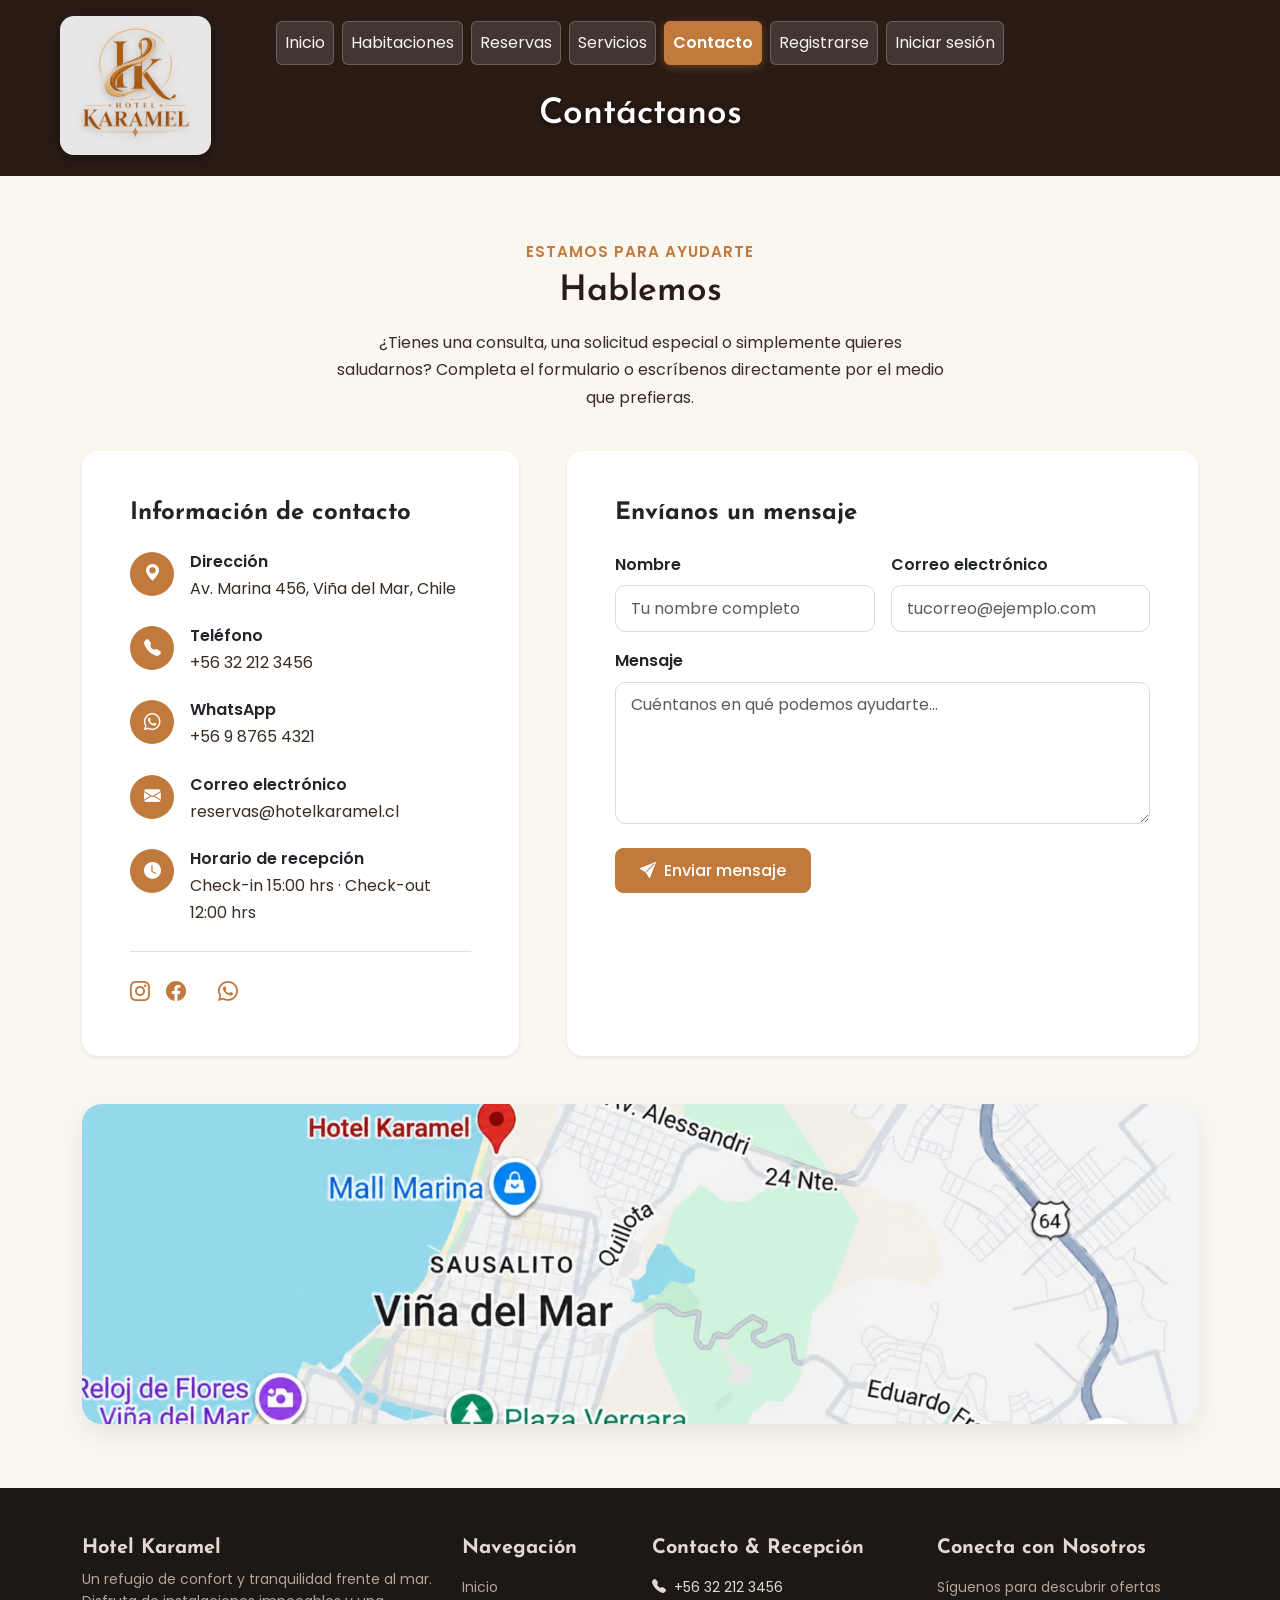
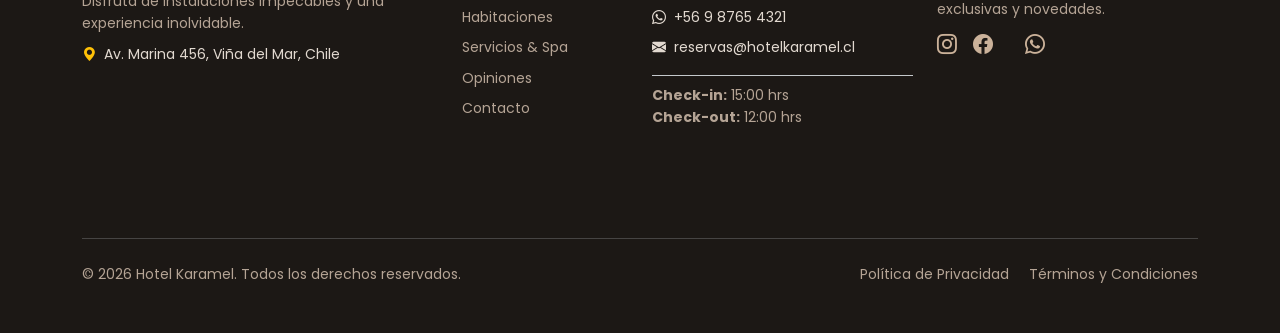
<file: contacto.html>
<!DOCTYPE html>
<html lang="es">
<head>
    <meta charset="UTF-8">
    <meta name="viewport" content="width=device-width, initial-scale=1.0">
    <title>Contacto — Hotel Karamel</title>

    <link href="https://cdn.jsdelivr.net/npm/bootstrap@5.3.3/dist/css/bootstrap.min.css" rel="stylesheet">
    <link rel="stylesheet" href="https://cdn.jsdelivr.net/npm/bootstrap-icons@1.11.3/font/bootstrap-icons.min.css">
    <link rel="preconnect" href="https://fonts.googleapis.com">
    <link href="https://fonts.googleapis.com/css2?family=Playfair+Display:wght@600;700&family=Poppins:wght@300;400;600&display=swap" rel="stylesheet">
    <link rel="stylesheet" href="css/styles.css">
</head>
<body>
<!-- Navbar café tradicional con el logo incluido -->
<!-- Cabecera unificada -->
    <header class="hero-secundario">
        <nav class="navbar navbar-expand-lg navbar-dark navbar-karamel">
            <div class="container">
                <a class="navbar-brand" href="index.html">
                    <img src="img/logo.png" alt="Hotel Karamel" class="logo-img">
                </a>
                <button class="navbar-toggler ms-auto" type="button" data-bs-toggle="collapse" data-bs-target="#navMenu">
                    <span class="navbar-toggler-icon"></span>
                </button>
                <div class="collapse navbar-collapse" id="navMenu">
                    <ul class="navbar-nav mx-auto">
                        <li class="nav-item"><a class="nav-link" href="index.html">Inicio</a></li>
                        <li class="nav-item"><a class="nav-link" href="habitaciones.html">Habitaciones</a></li>
                        <li class="nav-item"><a class="nav-link" href="reservas.html">Reservas</a></li>
                        <li class="nav-item"><a class="nav-link" href="servicios.html">Servicios</a></li>
                        <li class="nav-item"><a class="nav-link active" href="contacto.html">Contacto</a></li>
                    </ul>
                </div>
            </div>
        </nav>

        <div class="container text-center py-2">
            <h1 class="titulo-pagina">Contáctanos</h1>
        </div>
    </header>

  <main class="container">

    <!-- ===== Introducción ===== -->
    <section class="text-center pb-0">
        <span class="subtitulo-etiqueta">Estamos para ayudarte</span>
        <h2 class="titulo-seccion">Hablemos</h2>
        <p class="texto-cuerpo mx-auto mt-3" style="max-width: 620px;">
            ¿Tienes una consulta, una solicitud especial o simplemente quieres saludarnos?
            Completa el formulario o escríbenos directamente por el medio que prefieras.
        </p>
    </section>

    <!-- ===== R.7 Formulario de contacto / R.8 Validación ===== -->
    <section class="pt-4">
        <div class="row g-4 g-lg-5">

            <!-- Columna: información de contacto -->
            <div class="col-lg-5">
                <div class="card card-reserva border-0 shadow-sm p-4 p-lg-5 h-100">
                    <h4 class="fw-bold mb-4">Información de contacto</h4>

                    <div class="d-flex align-items-start gap-3 mb-4">
                        <span class="icono-contacto-circulo"><i class="bi bi-geo-alt-fill"></i></span>
                        <div>
                            <h6 class="fw-semibold mb-1">Dirección</h6>
                            <p class="texto-cuerpo small mb-0">Av. Marina 456, Viña del Mar, Chile</p>
                        </div>
                    </div>

                    <div class="d-flex align-items-start gap-3 mb-4">
                        <span class="icono-contacto-circulo"><i class="bi bi-telephone-fill"></i></span>
                        <div>
                            <h6 class="fw-semibold mb-1">Teléfono</h6>
                            <p class="texto-cuerpo small mb-0">+56 32 212 3456</p>
                        </div>
                    </div>

                    <div class="d-flex align-items-start gap-3 mb-4">
                        <span class="icono-contacto-circulo"><i class="bi bi-whatsapp"></i></span>
                        <div>
                            <h6 class="fw-semibold mb-1">WhatsApp</h6>
                            <p class="texto-cuerpo small mb-0">+56 9 8765 4321</p>
                        </div>
                    </div>

                    <div class="d-flex align-items-start gap-3 mb-4">
                        <span class="icono-contacto-circulo"><i class="bi bi-envelope-fill"></i></span>
                        <div>
                            <h6 class="fw-semibold mb-1">Correo electrónico</h6>
                            <p class="texto-cuerpo small mb-0">reservas@hotelkaramel.cl</p>
                        </div>
                    </div>

                    <div class="d-flex align-items-start gap-3">
                        <span class="icono-contacto-circulo"><i class="bi bi-clock-fill"></i></span>
                        <div>
                            <h6 class="fw-semibold mb-1">Horario de recepción</h6>
                            <p class="texto-cuerpo small mb-0">Check-in 15:00 hrs · Check-out 12:00 hrs</p>
                        </div>
                    </div>

                    <div class="d-flex gap-3 fs-5 mt-4 pt-4 border-top">
                        <a href="https://www.instagram.com/hotelkaramel" class="contacto-red-social" aria-label="Instagram" target="_blank" rel="noopener noreferrer"><i class="bi bi-instagram"></i></a>
                        <a href="https://www.facebook.com/hotelkaramel" class="contacto-red-social" aria-label="Facebook" target="_blank" rel="noopener noreferrer"><i class="bi bi-facebook"></i></a>
                        <a href="#" class="contacto-red-social" aria-label="TripAdvisor"><i class="bi bi-tripadvisor"></i></a>
                        <a href="https://wa.me/56987654321" class="contacto-red-social" aria-label="WhatsApp" target="_blank" rel="noopener noreferrer"><i class="bi bi-whatsapp"></i></a>
                    </div>
                </div>
            </div>

            <!-- Columna: formulario -->
            <div class="col-lg-7">
                <div class="card card-reserva border-0 shadow-sm p-4 p-lg-5 h-100">
                    <h4 class="fw-bold mb-4">Envíanos un mensaje</h4>

                    <form id="form-contacto" novalidate>
                        <div class="row g-3">
                            <div class="col-md-6">
                                <label for="nombre-contacto" class="form-label fw-semibold">Nombre</label>
                                <input type="text" class="form-control form-control-karamel" id="nombre-contacto" placeholder="Tu nombre completo" required>
                            </div>

                            <div class="col-md-6">
                                <label for="correo-contacto" class="form-label fw-semibold">Correo electrónico</label>
                                <input type="email" class="form-control form-control-karamel" id="correo-contacto" placeholder="tucorreo@ejemplo.com" required>
                            </div>

                            <div class="col-12">
                                <label for="mensaje-contacto" class="form-label fw-semibold">Mensaje</label>
                                <textarea class="form-control form-control-karamel" id="mensaje-contacto" rows="5" placeholder="Cuéntanos en qué podemos ayudarte..." required></textarea>
                            </div>
                        </div>

                        <div id="mensaje-error-contacto" class="mensaje-error d-none-karamel"></div>
                        <div id="mensaje-exito-contacto" class="mensaje-exito d-none-karamel">
                            <i class="bi bi-check-circle-fill me-1"></i>¡Gracias por tu mensaje! Te responderemos pronto.
                        </div>

                        <button type="submit" class="btn btn-karamel mt-4 px-4">
                            <i class="bi bi-send-fill me-2"></i>Enviar mensaje
                        </button>
                    </form>
                </div>
            </div>
        </div>

        <!-- Mapa de ubicación -->
        <div class="mt-5">
            <img src="img/mapa.jpeg" alt="Ubicación del Hotel Karamel" class="contacto-mapa-img w-100">
        </div>
    </section>

</main>

    <div id="site-footer"></div>

    <script src="https://cdn.jsdelivr.net/npm/bootstrap@5.3.3/dist/js/bootstrap.bundle.min.js"></script>
    <script src="js/auth.js"></script>
    <script src="js/main.js"></script>
    <script src="js/contacto.js"></script>
    <script src="js/footer.js" defer></script>
</body>
</html>
</file>
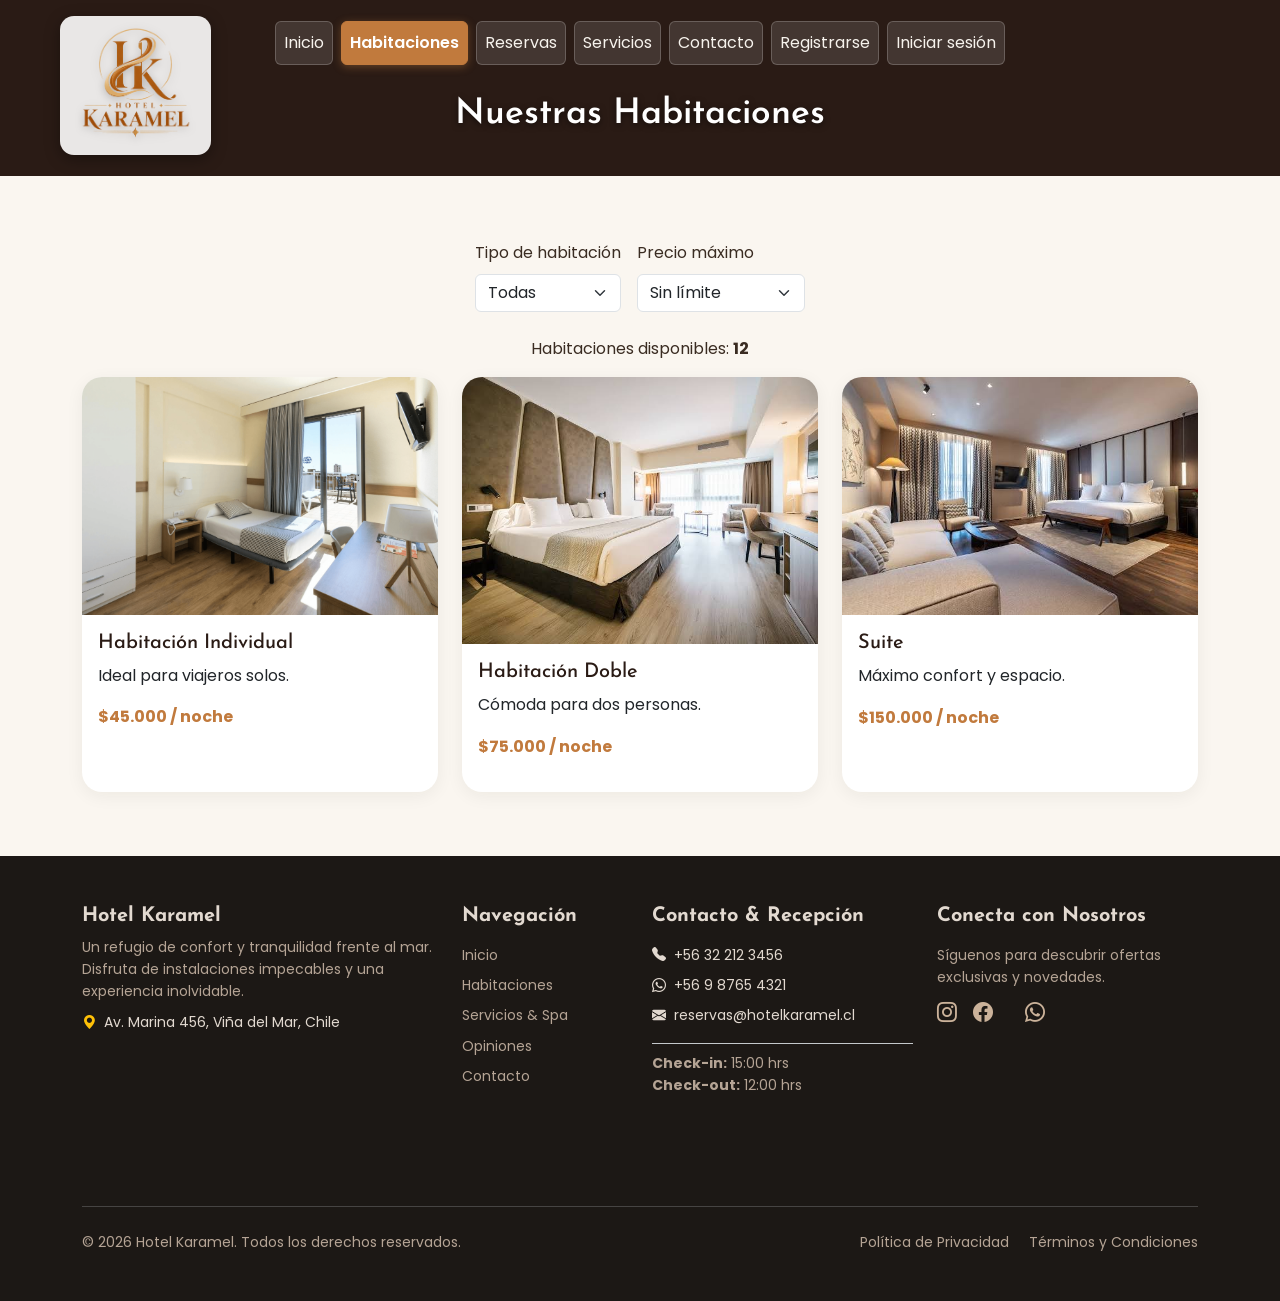
<file: habitaciones.html>
<!DOCTYPE html>
<html lang="es">
<head>
    <meta charset="UTF-8">
    <meta name="viewport" content="width=device-width, initial-scale=1.0">
    <title>Habitaciones — Hotel Karamel</title>

    <link href="https://cdn.jsdelivr.net/npm/bootstrap@5.3.3/dist/css/bootstrap.min.css" rel="stylesheet">
    <link rel="stylesheet" href="https://cdn.jsdelivr.net/npm/bootstrap-icons@1.11.3/font/bootstrap-icons.min.css">
    <link rel="preconnect" href="https://fonts.googleapis.com">
    <link href="https://fonts.googleapis.com/css2?family=Playfair+Display:wght@600;700&family=Poppins:wght@300;400;600&display=swap" rel="stylesheet">
    <link rel="stylesheet" href="css/styles.css">
</head>
<body>

<!-- Cabecera unificada -->
    <header class="hero-secundario">
        <nav class="navbar navbar-expand-lg navbar-dark navbar-karamel">
            <div class="container">
                <a class="navbar-brand" href="index.html">
                    <img src="img/logo.png" alt="Hotel Karamel" class="logo-img">
                </a>
                <button class="navbar-toggler ms-auto" type="button" data-bs-toggle="collapse" data-bs-target="#navMenu">
                    <span class="navbar-toggler-icon"></span>
                </button>
                <div class="collapse navbar-collapse" id="navMenu">
                    <ul class="navbar-nav mx-auto">
                        <li class="nav-item"><a class="nav-link" href="index.html">Inicio</a></li>
                        <li class="nav-item"><a class="nav-link active" href="habitaciones.html">Habitaciones</a></li>
                        <li class="nav-item"><a class="nav-link" href="reservas.html">Reservas</a></li>
                        <li class="nav-item"><a class="nav-link" href="servicios.html">Servicios</a></li>
                        <li class="nav-item"><a class="nav-link" href="contacto.html">Contacto</a></li>
                    </ul>
                </div>
            </div>
        </nav>

        <div class="container text-center py-2">
            <h1 class="titulo-pagina">Nuestras Habitaciones</h1>
        </div>
    </header>

    <main class="container">

        <!-- ===== R.13 Filtro de habitaciones ===== -->
        <section class="pb-0">
            <div class="row justify-content-center g-3 mb-4">
                <div class="col-auto">
                    <label for="filtro-tipo" class="form-label">Tipo de habitación</label>
                    <select id="filtro-tipo" class="form-select">
                        <option value="todas">Todas</option>
                        <option value="individual">Individual</option>
                        <option value="doble">Doble</option>
                        <option value="suite">Suite</option>
                    </select>
                </div>
                <div class="col-auto">
                    <label for="filtro-precio" class="form-label">Precio máximo</label>
                    <select id="filtro-precio" class="form-select">
                        <option value="0">Sin límite</option>
                        <option value="50000">Hasta $50.000</option>
                        <option value="80000">Hasta $80.000</option>
                        <option value="150000">Hasta $150.000</option>
                    </select>
                </div>
            </div>

            <!-- ===== R.9 Contador de habitaciones disponibles ===== -->
            <p class="text-center">
                Habitaciones disponibles: <strong id="contador-disponibles">0</strong>
            </p>
        </section>

        <!-- ===== R.2 Galería de habitaciones ===== -->
        <section class="pt-0">
            <div class="row g-4" id="lista-habitaciones">
                <!-- Este contenedor se llena 100% dinámicamente desde js/habitaciones.js
                     (array `habitaciones`, función renderizarHabitaciones). No agregar cards
                     a mano acá: se borrarían apenas cargue la página. -->
            </div>
        </section>

    </main>

    <div id="site-footer"></div>

    <script src="https://cdn.jsdelivr.net/npm/bootstrap@5.3.3/dist/js/bootstrap.bundle.min.js"></script>
    <script src="js/auth.js"></script>
    <script src="js/main.js"></script>
    <script src="js/habitaciones-data.js"></script>
    <script src="js/habitaciones.js"></script>
    <script src="js/footer.js" defer></script>
</body>
</html>
</file>
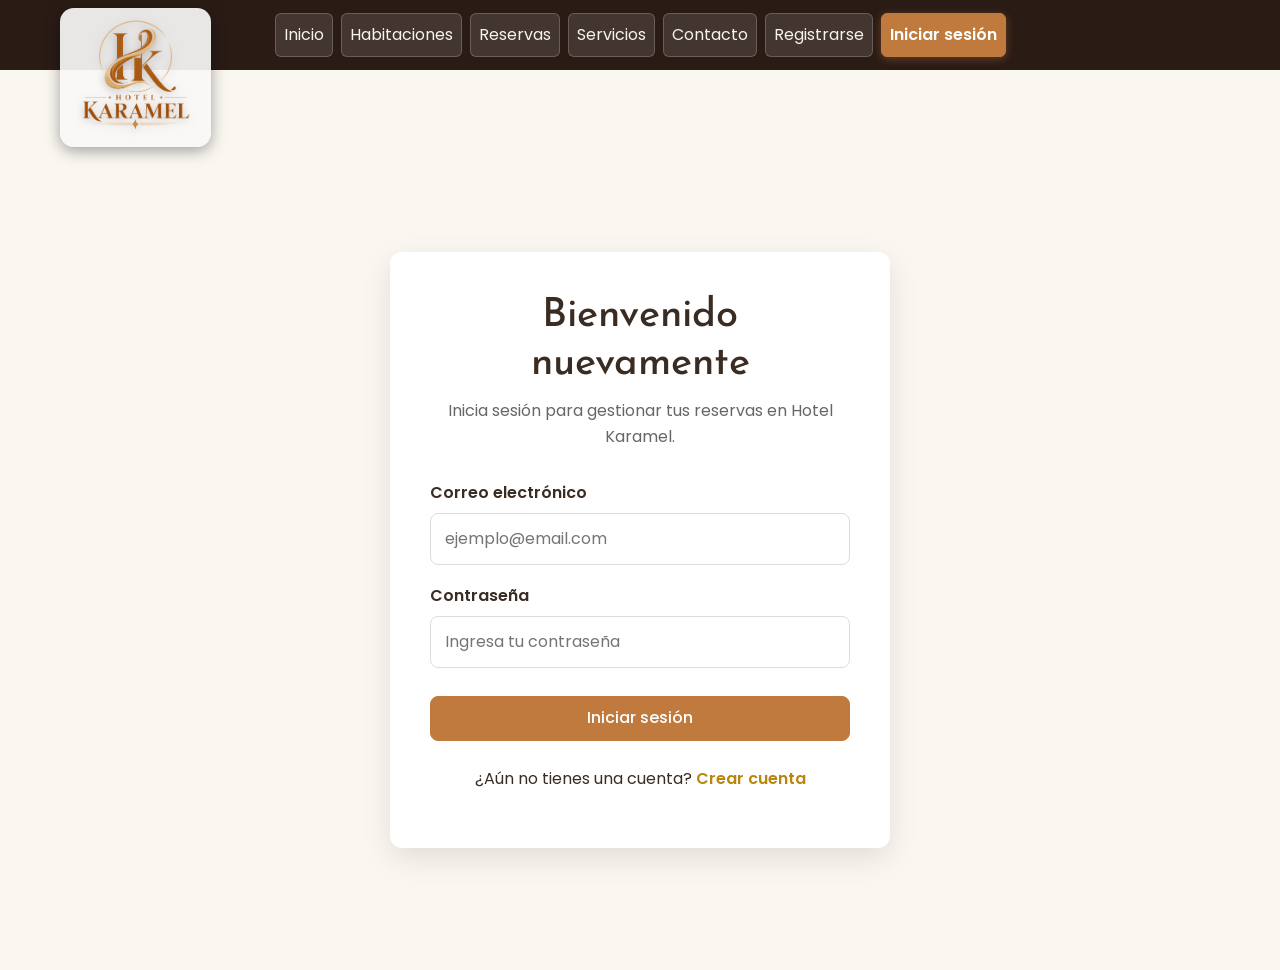
<file: login.html>
<!DOCTYPE html>
<html lang="es">

<head>
    <meta charset="UTF-8">

    <meta
        name="viewport"
        content="width=device-width, initial-scale=1.0"
    >

    <title>Iniciar sesión | Hotel Karamel</title>

    <!-- Bootstrap CSS -->
    <link
        href="https://cdn.jsdelivr.net/npm/bootstrap@5.3.3/dist/css/bootstrap.min.css"
        rel="stylesheet"
    >

    <!-- Bootstrap Icons -->
    <link
        href="https://cdn.jsdelivr.net/npm/bootstrap-icons@1.11.3/font/bootstrap-icons.min.css"
        rel="stylesheet"
    >

    <!-- Google Fonts -->
    <link
        href="https://fonts.googleapis.com/css2?family=Playfair+Display:wght@600;700&family=Poppins:wght@300;400;600&display=swap"
        rel="stylesheet"
    >

    <!-- CSS principal -->
    <link
        rel="stylesheet"
        href="css/styles.css"
    >

</head>


<body>


    <!-- ============================================
         NAVBAR
         ============================================ -->

    <nav class="navbar navbar-expand-lg navbar-dark navbar-karamel">

        <div class="container">


            <!-- LOGO -->

            <a
                class="navbar-brand"
                href="index.html"
            >

                <img
                    src="img/logo.png"
                    alt="Hotel Karamel"
                    class="logo-img"
                >

            </a>



            <!-- BOTÓN RESPONSIVE -->

            <button
                class="navbar-toggler ms-auto"
                type="button"
                data-bs-toggle="collapse"
                data-bs-target="#navMenu"
            >

                <span class="navbar-toggler-icon"></span>

            </button>



            <!-- MENÚ -->

            <div
                class="collapse navbar-collapse"
                id="navMenu"
            >

                <ul class="navbar-nav mx-auto">

                    <li class="nav-item">
                        <a
                            class="nav-link"
                            href="index.html"
                        >
                            Inicio
                        </a>
                    </li>


                    <li class="nav-item">
                        <a
                            class="nav-link"
                            href="habitaciones.html"
                        >
                            Habitaciones
                        </a>
                    </li>


                    <li class="nav-item">
                        <a
                            class="nav-link"
                            href="reservas.html"
                        >
                            Reservas
                        </a>
                    </li>


                    <li class="nav-item">
                        <a
                            class="nav-link"
                            href="servicios.html"
                        >
                            Servicios
                        </a>
                    </li>


                    <li class="nav-item">
                        <a
                            class="nav-link"
                            href="contacto.html"
                        >
                            Contacto
                        </a>
                    </li>

                </ul>


            </div>


        </div>

    </nav>



    <!-- ============================================
         LOGIN
         ============================================ -->

    <main class="auth-page">


        <section class="auth-container">


            <!-- ENCABEZADO -->

            <div class="auth-header">

                <h1>Bienvenido nuevamente</h1>

                <p>
                    Inicia sesión para gestionar tus reservas
                    en Hotel Karamel.
                </p>

            </div>



            <!-- FORMULARIO -->

            <form
                id="formLogin"
                class="auth-form"
            >


                <!-- EMAIL -->

                <div class="form-group">

                    <label for="email">

                        Correo electrónico

                    </label>


                    <input
                        type="email"
                        id="email"
                        name="email"
                        placeholder="ejemplo@email.com"
                        required
                    >

                </div>



                <!-- CONTRASEÑA -->

                <div class="form-group">

                    <label for="password">

                        Contraseña

                    </label>


                    <input
                        type="password"
                        id="password"
                        name="password"
                        placeholder="Ingresa tu contraseña"
                        required
                    >

                </div>



                <!-- MENSAJE -->

                <div
                    id="mensajeLogin"
                    class="auth-message"
                ></div>



                <!-- BOTÓN -->

                <button
                    type="submit"
                    class="btn btn-karamel auth-btn"
                >

                    Iniciar sesión

                </button>


            </form>



            <!-- REGISTRO -->

            <div class="auth-footer">

                <p>

                    ¿Aún no tienes una cuenta?

                    <a href="registro.html">

                        Crear cuenta

                    </a>

                </p>

            </div>


        </section>


    </main>



    <!-- ============================================
         SCRIPTS
         ============================================ -->

    <!-- Bootstrap -->
    <script
        src="https://cdn.jsdelivr.net/npm/bootstrap@5.3.3/dist/js/bootstrap.bundle.min.js"
    ></script>


    <!-- Sistema de autenticación -->
    <script src="js/auth.js"></script>


    <!-- Login -->
    <script src="js/main.js"></script>
    <script src="js/login.js"></script>


</body>

</html>
</file>
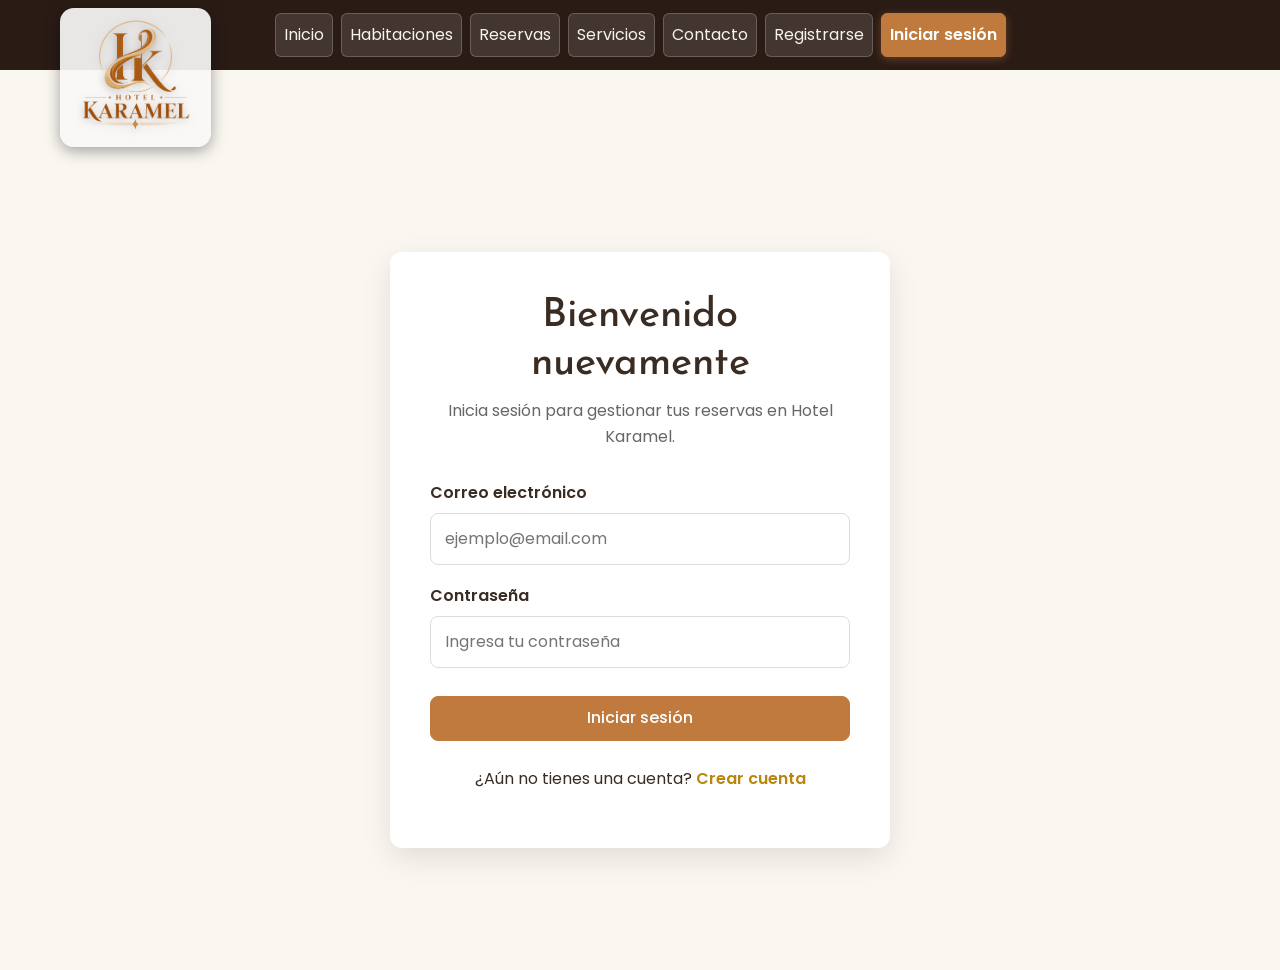
<file: perfil.html>
<!DOCTYPE html>
<html lang="es">

<head>

    <meta charset="UTF-8">

    <meta
        name="viewport"
        content="width=device-width, initial-scale=1.0"
    >

    <title>Mi perfil | Hotel Karamel</title>


    <!-- Bootstrap CSS -->

    <link
        href="https://cdn.jsdelivr.net/npm/bootstrap@5.3.3/dist/css/bootstrap.min.css"
        rel="stylesheet"
    >


    <!-- Bootstrap Icons -->

    <link
        href="https://cdn.jsdelivr.net/npm/bootstrap-icons@1.11.3/font/bootstrap-icons.min.css"
        rel="stylesheet"
    >


    <!-- Google Fonts -->

    <link
        href="https://fonts.googleapis.com/css2?family=Playfair+Display:wght@600;700&family=Poppins:wght@300;400;600&display=swap"
        rel="stylesheet"
    >


    <!-- CSS del proyecto -->

    <link
        rel="stylesheet"
        href="css/styles.css"
    >

</head>


<body>


    <!-- ============================================
         NAVBAR
         ============================================ -->

    <nav class="navbar navbar-expand-lg navbar-dark navbar-karamel">

        <div class="container">


            <!-- LOGO -->

            <a
                class="navbar-brand"
                href="index.html"
            >

                <img
                    src="img/logo.png"
                    alt="Hotel Karamel"
                    class="logo-img"
                >

            </a>



            <!-- BOTÓN RESPONSIVE -->

            <button
                class="navbar-toggler ms-auto"
                type="button"
                data-bs-toggle="collapse"
                data-bs-target="#navMenu"
            >

                <span class="navbar-toggler-icon"></span>

            </button>



            <!-- MENÚ -->

            <div
                class="collapse navbar-collapse"
                id="navMenu"
            >

                <ul class="navbar-nav mx-auto">


                    <li class="nav-item">

                        <a
                            class="nav-link"
                            href="index.html"
                        >
                            Inicio
                        </a>

                    </li>


                    <li class="nav-item">

                        <a
                            class="nav-link"
                            href="habitaciones.html"
                        >
                            Habitaciones
                        </a>

                    </li>


                    <li class="nav-item">

                        <a
                            class="nav-link"
                            href="reservas.html"
                        >
                            Reservas
                        </a>

                    </li>


                    <li class="nav-item">

                        <a
                            class="nav-link"
                            href="servicios.html"
                        >
                            Servicios
                        </a>

                    </li>


                    <li class="nav-item">

                        <a
                            class="nav-link"
                            href="contacto.html"
                        >
                            Contacto
                        </a>

                    </li>


                </ul>

            </div>


        </div>

    </nav>



    <!-- ============================================
         PERFIL
         ============================================ -->

    <main class="perfil-page">


        <div class="container py-5">


            <!-- TÍTULO -->

            <div class="perfil-header text-center">

                <i class="bi bi-person-circle perfil-icon"></i>

                <h1>Mi perfil</h1>

                <p>
                    Gestiona tu información y revisa
                    tus reservas.
                </p>

            </div>



            <div class="row justify-content-center g-4">


                <!-- ========================================
                     INFORMACIÓN DEL USUARIO
                     ======================================== -->

                <div class="col-12 col-lg-5">


                    <section class="perfil-card">


                        <h2 class="titulo-seccion">

                            <i class="bi bi-person"></i>

                            Información personal

                        </h2>


                        <div class="perfil-info">


                            <!-- NOMBRE -->

                            <div class="perfil-info-item">

                                <span class="perfil-info-label">

                                    Nombre

                                </span>


                                <strong
                                    id="perfilNombre"
                                >

                                    Cargando...

                                </strong>

                            </div>



                            <!-- EMAIL -->

                            <div class="perfil-info-item">

                                <span class="perfil-info-label">

                                    Correo electrónico

                                </span>


                                <strong
                                    id="perfilEmail"
                                >

                                    Cargando...

                                </strong>

                            </div>


                        </div>


                        <!-- BOTÓN CERRAR SESIÓN -->

                        <button
                            id="btnCerrarSesionPerfil"
                            class="btn btn-outline-danger w-100 mt-4"
                        >

                            <i class="bi bi-box-arrow-right"></i>

                            Cerrar sesión

                        </button>


                    </section>


                </div>



                <!-- ========================================
                     RESERVAS
                     ======================================== -->

                <div class="col-12 col-lg-7">


                    <section class="perfil-card">


                        <div
                            class="
                                d-flex
                                justify-content-between
                                align-items-center
                                mb-4
                            "
                        >

                            <h2 class="titulo-seccion mb-0">

                                <i class="bi bi-calendar-check"></i>

                                Mis reservas

                            </h2>


                            <a
                                href="reservas.html"
                                class="btn btn-karamel"
                            >

                                <i class="bi bi-plus-circle"></i>

                                Nueva reserva

                            </a>


                        </div>



                        <!-- CONTENEDOR DE RESERVAS -->

                        <div
                            id="contenedorReservas"
                        >


                            <!-- ESTE CONTENIDO SE CREA
                                 DESDE perfil.js -->

                        </div>


                    </section>


                </div>


            </div>


        </div>


    </main>



    <!-- ============================================
         SCRIPTS
         ============================================ -->


    <!-- Bootstrap -->

    <script
        src="https://cdn.jsdelivr.net/npm/bootstrap@5.3.3/dist/js/bootstrap.bundle.min.js"
    ></script>


    <!-- Autenticación -->

    <script src="js/auth.js"></script>


    <!-- Perfil -->

    <script src="js/perfil.js"></script>


</body>

</html>
</file>
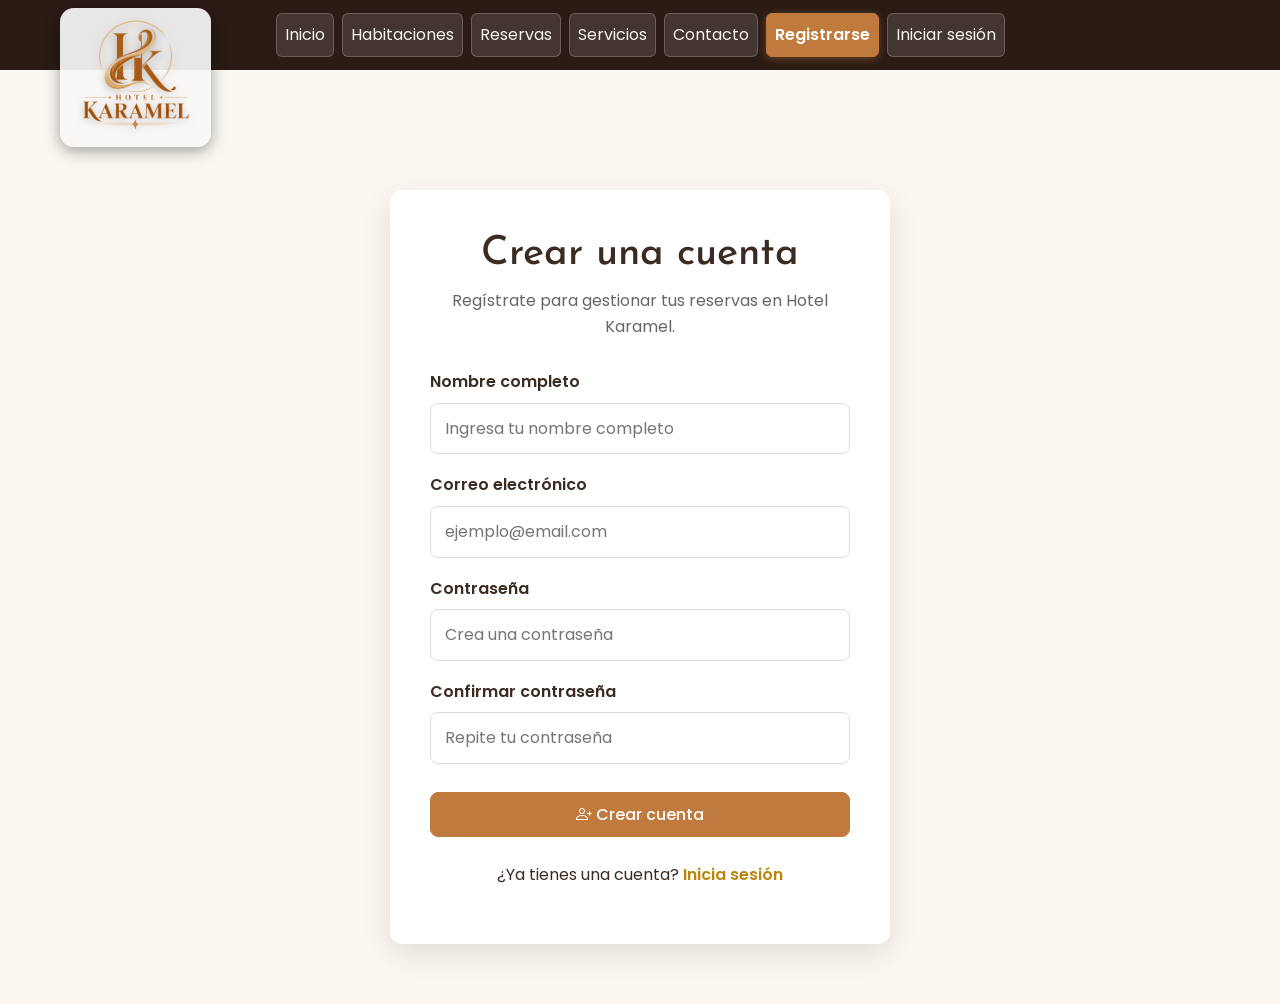
<file: registro.html>
<!DOCTYPE html>
<html lang="es">

<head>
    <meta charset="UTF-8">

    <meta
        name="viewport"
        content="width=device-width, initial-scale=1.0"
    >

    <title>Crear cuenta | Hotel Karamel</title>


    <!-- ============================================
         BOOTSTRAP
         ============================================ -->

    <link
        href="https://cdn.jsdelivr.net/npm/bootstrap@5.3.3/dist/css/bootstrap.min.css"
        rel="stylesheet"
    >

    <link rel="preconnect" href="https://fonts.googleapis.com">
    <link rel="preconnect" href="https://fonts.gstatic.com" crossorigin>
    <link href="https://fonts.googleapis.com/css2?family=Playfair+Display:wght@600;700&family=Poppins:wght@300;400;600&display=swap" rel="stylesheet">


    <!-- ============================================
         BOOTSTRAP ICONS
         ============================================ -->

    <link
        rel="stylesheet"
        href="https://cdn.jsdelivr.net/npm/bootstrap-icons@1.11.3/font/bootstrap-icons.min.css"
    >


    <!-- ============================================
         CSS PRINCIPAL
         ============================================ -->

    <link
        rel="stylesheet"
        href="css/styles.css"
    >

</head>


<body>


    <!-- ============================================
         NAVBAR
         ============================================ -->

    <nav
        class="
            navbar
            navbar-expand-lg
            navbar-dark
            navbar-karamel
        "
    >

        <div class="container">


            <!-- LOGO -->

            <a
                class="navbar-brand"
                href="index.html"
            >

                <img
                    src="img/logo.png"
                    alt="Hotel Karamel"
                    class="logo-img"
                >

            </a>



            <!-- BOTÓN MÓVIL -->

            <button
                class="navbar-toggler ms-auto"
                type="button"
                data-bs-toggle="collapse"
                data-bs-target="#navMenu"
                aria-controls="navMenu"
                aria-expanded="false"
                aria-label="Abrir navegación"
            >

                <span class="navbar-toggler-icon"></span>

            </button>



            <!-- MENÚ -->

            <div
                class="collapse navbar-collapse"
                id="navMenu"
            >

                <ul class="navbar-nav mx-auto">

                    <li class="nav-item">
                        <a
                            class="nav-link"
                            href="index.html"
                        >
                            Inicio
                        </a>
                    </li>


                    <li class="nav-item">
                        <a
                            class="nav-link"
                            href="habitaciones.html"
                        >
                            Habitaciones
                        </a>
                    </li>


                    <li class="nav-item">
                        <a
                            class="nav-link"
                            href="reservas.html"
                        >
                            Reservas
                        </a>
                    </li>


                    <li class="nav-item">
                        <a
                            class="nav-link"
                            href="servicios.html"
                        >
                            Servicios
                        </a>
                    </li>


                    <li class="nav-item">
                        <a
                            class="nav-link"
                            href="contacto.html"
                        >
                            Contacto
                        </a>
                    </li>

                </ul>

            </div>

        </div>

    </nav>



    <!-- ============================================
         CONTENIDO PRINCIPAL
         ============================================ -->

    <main class="auth-page">


        <section class="auth-container">


            <!-- ====================================
                 TÍTULO
                 ==================================== -->

            <div class="auth-header">

                <h1>
                    Crear una cuenta
                </h1>

                <p>
                    Regístrate para gestionar tus reservas
                    en Hotel Karamel.
                </p>

            </div>



            <!-- ====================================
                 FORMULARIO
                 ==================================== -->

            <form
                id="formRegistro"
                class="auth-form"
            >


                <!-- NOMBRE -->

                <div class="form-group">

                    <label for="nombre">
                        Nombre completo
                    </label>

                    <input
                        type="text"
                        id="nombre"
                        name="nombre"
                        placeholder="Ingresa tu nombre completo"
                        autocomplete="name"
                        required
                    >

                </div>



                <!-- EMAIL -->

                <div class="form-group">

                    <label for="email">
                        Correo electrónico
                    </label>

                    <input
                        type="email"
                        id="email"
                        name="email"
                        placeholder="ejemplo@email.com"
                        autocomplete="email"
                        required
                    >

                </div>



                <!-- CONTRASEÑA -->

                <div class="form-group">

                    <label for="password">
                        Contraseña
                    </label>

                    <input
                        type="password"
                        id="password"
                        name="password"
                        placeholder="Crea una contraseña"
                        autocomplete="new-password"
                        required
                    >

                </div>



                <!-- CONFIRMAR CONTRASEÑA -->

                <div class="form-group">

                    <label for="confirmPassword">
                        Confirmar contraseña
                    </label>

                    <input
                        type="password"
                        id="confirmPassword"
                        name="confirmPassword"
                        placeholder="Repite tu contraseña"
                        autocomplete="new-password"
                        required
                    >

                </div>



                <!-- MENSAJE -->

                <div
                    id="mensajeRegistro"
                    class="auth-message"
                ></div>



                <!-- BOTÓN -->

                <button
                    type="submit"
                    class="
                        btn
                        btn-karamel
                        auth-btn
                    "
                >

                    <i class="bi bi-person-plus"></i>

                    Crear cuenta

                </button>


            </form>



            <!-- ====================================
                 LOGIN
                 ==================================== -->

            <div class="auth-footer">

                <p>

                    ¿Ya tienes una cuenta?

                    <a href="login.html">
                        Inicia sesión
                    </a>

                </p>

            </div>


        </section>


    </main>



    <!-- ============================================
         SCRIPTS
         ============================================ -->


    <!-- Bootstrap -->

    <script
        src="https://cdn.jsdelivr.net/npm/bootstrap@5.3.3/dist/js/bootstrap.bundle.min.js"
    ></script>


    <!-- Autenticación -->

    <script src="js/auth.js"></script>


    <!-- Menú principal -->

    <script src="js/main.js"></script>


    <!-- Registro -->

    <script src="js/registro.js"></script>


</body>

</html>
</file>
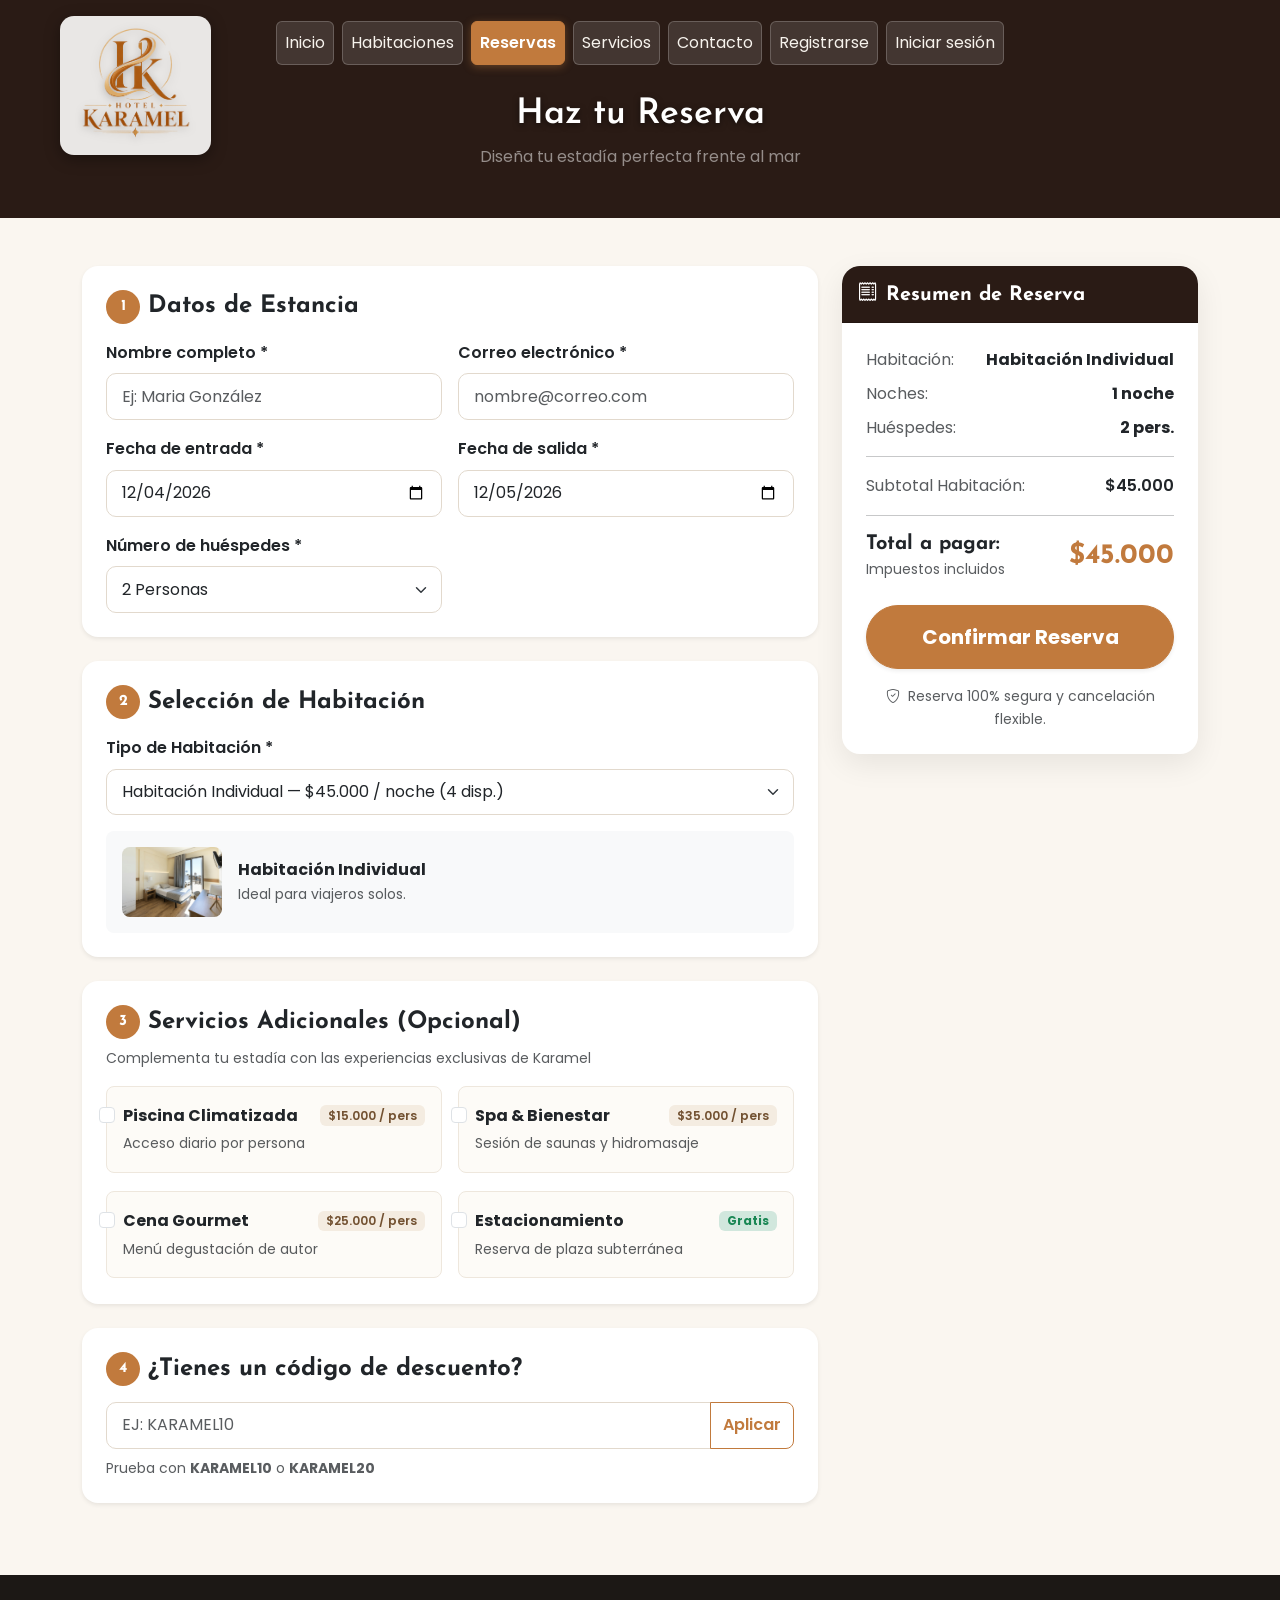
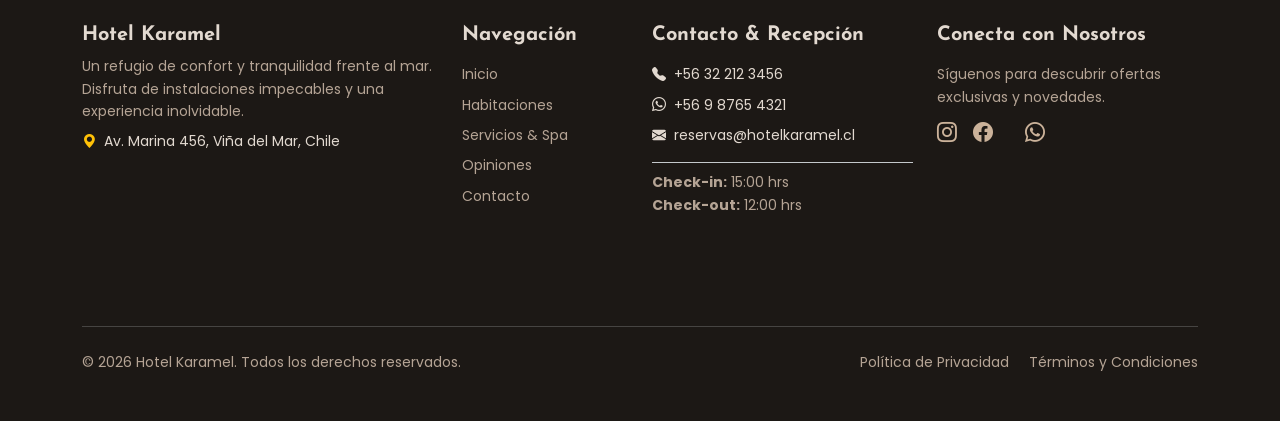
<file: reservas.html>
<!DOCTYPE html>
<html lang="es">
<head>
    <meta charset="UTF-8">
    <meta name="viewport" content="width=device-width, initial-scale=1.0">
    <title>Reservas — Hotel Karamel</title>

    <link href="https://cdn.jsdelivr.net/npm/bootstrap@5.3.3/dist/css/bootstrap.min.css" rel="stylesheet">
    <link rel="stylesheet" href="https://cdn.jsdelivr.net/npm/bootstrap-icons@1.11.3/font/bootstrap-icons.min.css">
    <link rel="preconnect" href="https://fonts.googleapis.com">
    <link href="https://fonts.googleapis.com/css2?family=Playfair+Display:wght@600;700&family=Poppins:wght@300;400;500;600&display=swap" rel="stylesheet">
    <link rel="stylesheet" href="css/styles.css">
</head>
<body>

    <!-- Cabecera unificada -->
    <header class="hero-secundario">
        <nav class="navbar navbar-expand-lg navbar-dark navbar-karamel">
            <div class="container">
                <a class="navbar-brand" href="index.html">
                    <img src="img/logo.png" alt="Hotel Karamel" class="logo-img">
                </a>
                <button class="navbar-toggler ms-auto" type="button" data-bs-toggle="collapse" data-bs-target="#navMenu">
                    <span class="navbar-toggler-icon"></span>
                </button>
                <div class="collapse navbar-collapse" id="navMenu">
                    <ul class="navbar-nav mx-auto">
                        <li class="nav-item"><a class="nav-link" href="index.html">Inicio</a></li>
                        <li class="nav-item"><a class="nav-link" href="habitaciones.html">Habitaciones</a></li>
                        <li class="nav-item"><a class="nav-link active" href="reservas.html">Reservas</a></li>
                        <li class="nav-item"><a class="nav-link" href="servicios.html">Servicios</a></li>
                        <li class="nav-item"><a class="nav-link" href="contacto.html">Contacto</a></li>
                    </ul>
                </div>
            </div>
        </nav>

        <div class="container text-center py-2">
            <h1 class="titulo-pagina">Haz tu Reserva</h1>
            <p class="text-white-50">Diseña tu estadía perfecta frente al mar</p>
        </div>
    </header>

    <main class="container py-5">
        <form id="form-reserva" novalidate>
            <div class="row g-4">

                <!-- COLUMNA IZQUIERDA: Formulario de Selección -->
                <div class="col-lg-7 col-xl-8">

                    <!-- Paso 1: Datos del Huésped y Fechas -->
                    <div class="card card-reserva p-4 mb-4 border-0 shadow-sm">
                        <h4 class="fw-bold mb-3 d-flex align-items-center gap-2">
                            <span class="paso-numero">1</span> Datos de Estancia
                        </h4>
                        <div class="row g-3">
                            <div class="col-md-6">
                                <label for="nombre" class="form-label fw-semibold">Nombre completo *</label>
                                <input type="text" id="nombre" class="form-control form-control-karamel" placeholder="Ej: Maria González" required>
                            </div>
                            <div class="col-md-6">
                                <label for="email" class="form-label fw-semibold">Correo electrónico *</label>
                                <input type="email" id="email" class="form-control form-control-karamel" placeholder="nombre@correo.com" required>
                            </div>
                            <div class="col-md-6">
                                <label for="fecha-entrada" class="form-label fw-semibold">Fecha de entrada *</label>
                                <input type="date" id="fecha-entrada" class="form-control form-control-karamel" required>
                            </div>
                            <div class="col-md-6">
                                <label for="fecha-salida" class="form-label fw-semibold">Fecha de salida *</label>
                                <input type="date" id="fecha-salida" class="form-control form-control-karamel" required>
                            </div>
                            <div class="col-md-6">
                                <label for="num-huespedes" class="form-label fw-semibold">Número de huéspedes *</label>
                                <select id="num-huespedes" class="form-select form-control-karamel" required>
                                    <option value="1">1 Persona</option>
                                    <option value="2" selected>2 Personas</option>
                                    <option value="3">3 Personas</option>
                                    <option value="4">4 Personas</option>
                                </select>
                            </div>
                        </div>
                    </div>

                    <!-- Paso 2: Elección de Habitación -->
                    <div class="card card-reserva p-4 mb-4 border-0 shadow-sm">
                        <h4 class="fw-bold mb-3 d-flex align-items-center gap-2">
                            <span class="paso-numero">2</span> Selección de Habitación
                        </h4>
                        <label for="select-habitacion" class="form-label fw-semibold">Tipo de Habitación *</label>
                        <select id="select-habitacion" class="form-select form-control-karamel mb-3" required>
                            <option value="" disabled selected>Cargando opciones...</option>
                        </select>

                        <!-- Preview dinámico de la habitación seleccionada -->
                        <div id="preview-habitacion" class="p-3 bg-light rounded-3 d-none">
                            <div class="d-flex align-items-center gap-3">
                                <img id="hab-preview-img" src="" alt="Habitación" class="rounded-3 object-fit-cover" style="width: 100px; height: 70px;">
                                <div>
                                    <h6 id="hab-preview-titulo" class="fw-bold mb-1"></h6>
                                    <p id="hab-preview-desc" class="text-muted small mb-0"></p>
                                </div>
                            </div>
                        </div>
                    </div>

                    <!-- Paso 3: Selección de Servicios Adicionales -->
                    <div class="card card-reserva p-4 mb-4 border-0 shadow-sm">
                        <h4 class="fw-bold mb-2 d-flex align-items-center gap-2">
                            <span class="paso-numero">3</span> Servicios Adicionales (Opcional)
                        </h4>
                        <p class="text-muted small mb-3">Complementa tu estadía con las experiencias exclusivas de Karamel</p>

                        <div class="row g-3">
                            <!-- Piscina -->
                            <div class="col-md-6">
                                <div class="form-check card-servicio-option p-3 rounded-3 border">
                                    <input class="form-check-input check-servicio me-2" type="checkbox" id="srv-piscina" value="15000" data-nombre="Piscina Climatizada">
                                    <label class="form-check-label w-100" for="srv-piscina">
                                        <div class="d-flex justify-content-between align-items-center">
                                            <strong>Piscina Climatizada</strong>
                                            <span class="badge bg-karamel-subtle">$15.000 / pers</span>
                                        </div>
                                        <small class="text-muted d-block mt-1">Acceso diario por persona</small>
                                    </label>
                                </div>
                            </div>

                            <!-- Spa -->
                            <div class="col-md-6">
                                <div class="form-check card-servicio-option p-3 rounded-3 border">
                                    <input class="form-check-input check-servicio me-2" type="checkbox" id="srv-spa" value="35000" data-nombre="Spa & Bienestar">
                                    <label class="form-check-label w-100" for="srv-spa">
                                        <div class="d-flex justify-content-between align-items-center">
                                            <strong>Spa & Bienestar</strong>
                                            <span class="badge bg-karamel-subtle">$35.000 / pers</span>
                                        </div>
                                        <small class="text-muted d-block mt-1">Sesión de saunas y hidromasaje</small>
                                    </label>
                                </div>
                            </div>

                            <!-- Restaurante -->
                            <div class="col-md-6">
                                <div class="form-check card-servicio-option p-3 rounded-3 border">
                                    <input class="form-check-input check-servicio me-2" type="checkbox" id="srv-restaurante" value="25000" data-nombre="Menú Restaurante Gourmet">
                                    <label class="form-check-label w-100" for="srv-restaurante">
                                        <div class="d-flex justify-content-between align-items-center">
                                            <strong>Cena Gourmet</strong>
                                            <span class="badge bg-karamel-subtle">$25.000 / pers</span>
                                        </div>
                                        <small class="text-muted d-block mt-1">Menú degustación de autor</small>
                                    </label>
                                </div>
                            </div>

                            <!-- Estacionamiento -->
                            <div class="col-md-6">
                                <div class="form-check card-servicio-option p-3 rounded-3 border">
                                    <input class="form-check-input check-servicio me-2" type="checkbox" id="srv-estacionamiento" value="0" data-nombre="Estacionamiento Privado">
                                    <label class="form-check-label w-100" for="srv-estacionamiento">
                                        <div class="d-flex justify-content-between align-items-center">
                                            <strong>Estacionamiento</strong>
                                            <span class="badge bg-success-subtle text-success">Gratis</span>
                                        </div>
                                        <small class="text-muted d-block mt-1">Reserva de plaza subterránea</small>
                                    </label>
                                </div>
                            </div>
                        </div>
                    </div>

                    <!-- Paso 4: Código Promocional -->
                    <div class="card card-reserva p-4 mb-4 border-0 shadow-sm">
                        <h4 class="fw-bold mb-3 d-flex align-items-center gap-2">
                            <span class="paso-numero">4</span> ¿Tienes un código de descuento?
                        </h4>
                        <div class="input-group">
                            <input type="text" id="codigo-promo" class="form-control form-control-karamel text-uppercase" placeholder="Ej: KARAMEL10">
                            <button type="button" id="btn-aplicar-promo" class="btn btn-outline-karamel fw-semibold">Aplicar</button>
                        </div>
                        <div id="msg-promo" class="form-text mt-2">Prueba con <strong>KARAMEL10</strong> o <strong>KARAMEL20</strong></div>
                    </div>

                </div>

                <!-- COLUMNA DERECHA: Resumen Pegajoso (Live Summary) -->
                <div class="col-lg-5 col-xl-4">
                    <div class="card card-resumen border-0 shadow position-sticky" style="top: 100px;">
                        <div class="card-header bg-karamel text-white py-3 rounded-top-4">
                            <h5 class="mb-0 fw-bold"><i class="bi bi-receipt me-2"></i>Resumen de Reserva</h5>
                        </div>
                        <div class="card-body p-4">
                            
                            <div class="d-flex justify-content-between mb-2">
                                <span class="text-muted">Habitación:</span>
                                <strong id="res-habitacion-nombre" class="text-end">No seleccionada</strong>
                            </div>

                            <div class="d-flex justify-content-between mb-2">
                                <span class="text-muted">Noches:</span>
                                <strong id="res-noches">1 noche</strong>
                            </div>

                            <div class="d-flex justify-content-between mb-2">
                                <span class="text-muted">Huéspedes:</span>
                                <strong id="res-huespedes">2 pers.</strong>
                            </div>

                            <hr class="my-3">

                            <!-- Desglose de precios -->
                            <div class="d-flex justify-content-between mb-2">
                                <span class="text-muted">Subtotal Habitación:</span>
                                <span id="res-subtotal-hab" class="fw-semibold">$0</span>
                            </div>

                            <div id="res-contenedor-servicios" class="mb-2 d-none">
                                <span class="text-muted small d-block mb-1">Servicios adicionales:</span>
                                <div id="res-lista-servicios" class="ps-2 small text-secondary"></div>
                            </div>

                            <div id="res-linea-descuento" class="d-flex justify-content-between mb-2 text-success d-none">
                                <span>Descuento aplicado:</span>
                                <strong id="res-monto-descuento">-$0</strong>
                            </div>

                            <hr class="my-3">

                            <div class="d-flex justify-content-between align-items-center mb-4">
                                <div>
                                    <h5 class="fw-bold mb-0">Total a pagar:</h5>
                                    <small class="text-muted fs-7">Impuestos incluidos</small>
                                </div>
                                <h3 id="res-precio-total" class="fw-bold text-karamel mb-0">$0</h3>
                            </div>

                            <button type="submit" id="btn-confirmar" class="btn btn-karamel w-100 py-3 rounded-pill fw-bold fs-5 shadow-sm">
                                Confirmar Reserva
                            </button>

                            <small class="text-muted text-center d-block mt-3 extra-small">
                                <i class="bi bi-shield-check me-1"></i> Reserva 100% segura y cancelación flexible.
                            </small>
                        </div>
                    </div>
                </div>

            </div>
        </form>
    </main>

    <!-- Modal de Confirmación Exitosa -->
    <div class="modal fade" id="modalConfirmacion" tabindex="-1" aria-hidden="true">
        <div class="modal-dialog modal-dialog-centered">
            <div class="modal-content rounded-4 border-0 shadow">
                <div class="modal-body text-center p-4 p-md-5">
                    <div class="icono-exito mb-3 text-success">
                        <i class="bi bi-check-circle-fill display-1"></i>
                    </div>
                    <h3 class="fw-bold text-karamel mb-2">¡Reserva Confirmada!</h3>
                    <p class="text-muted">Hemos enviado el comprobante de reserva a <strong id="confirm-email"></strong>.</p>
                    <div class="bg-light p-3 rounded-3 text-start small mb-4">
                        <p class="mb-1"><strong>Titular:</strong> <span id="confirm-nombre"></span></p>
                        <p class="mb-1"><strong>Habitación:</strong> <span id="confirm-habitacion"></span></p>
                        <p class="mb-1"><strong>Fechas:</strong> <span id="confirm-fechas"></span></p>
                        <p class="mb-0"><strong>Total Pagado:</strong> <span id="confirm-total" class="fw-bold text-karamel"></span></p>
                    </div>
                    <button type="button" id="btn-volver-inicio" class="btn btn-karamel w-100 rounded-pill py-2" data-bs-dismiss="modal">Volver al Inicio</button>
                </div>
            </div>
        </div>
    </div>

        <div id="site-footer"></div>

    <script src="https://cdn.jsdelivr.net/npm/bootstrap@5.3.3/dist/js/bootstrap.bundle.min.js"></script>
    <script src="js/auth.js"></script>
    <script src="js/main.js"></script>
    <script src="js/habitaciones-data.js"></script>
    <script src="js/reservas.js"></script>
    <script src="js/footer.js" defer></script>
</body>
</html>
</file>
<file: css/styles.css>
@import url('https://fonts.googleapis.com/css2?family=Josefin+Sans:wght@300;400;600;700&family=Poppins:wght@300;400;500;600&family=Tenor+Sans&display=swap');

/* ==========================================================================
   1. VARIABLES GLOBALES Y TIPOGRAFÍA
   ========================================================================== */
:root {
  --karamel-dark: #2a1b15;
  --karamel-dark-deep: #1c1815;
  --karamel-amber: #c17a3d;
  --karamel-amber-light: #e0a868;
  --karamel-cream: #faf6f0;
  --karamel-cream-soft: #f7f4ee;
  --karamel-text: #3a2c22;
  --karamel-muted: #7a6a5c;
  --karamel-green: #2b5e32;

  --font-display: 'Josefin Sans', 'Tenor Sans', Georgia, serif;
  --font-body: 'Poppins', 'Segoe UI', sans-serif;
}

body {
  font-family: var(--font-body);
  color: var(--karamel-text);
  background-color: var(--karamel-cream);
  line-height: 1.6;
}

h1, h2, h3, h4, h5, .navbar-brand {
  font-family: var(--font-display);
}

/* ==========================================================================
   2. NAVBAR Y NAVEGACIÓN
   ========================================================================== */
.navbar-karamel {
  background-color: var(--karamel-dark);
  min-height: 70px;
  position: relative;
  padding-top: 5px;
  padding-bottom: 5px;
  z-index: 100;
}

.navbar-hero,
.navbar-transparent {
  background: linear-gradient(180deg, rgba(42, 27, 21, 0.9) 0%, rgba(42, 27, 21, 0) 100%) !important;
  position: absolute;
  top: 0;
  left: 0;
  width: 100%;
  z-index: 200;
}

.navbar-karamel .navbar-brand {
  position: absolute;
  top: 8px;
  left: 60px;
  z-index: 110;
  background-color: rgba(250, 249, 248, 0.92); 
  padding: 2px 8px;
  border-radius: 14px;
  box-shadow: 0 4px 15px rgba(0, 0, 0, 0.35);
}

.logo-img {
  height: 135px;
  width: auto;
  display: block;
  filter: drop-shadow(0 2px 4px rgba(0, 0, 0, 0.25));
}

.navbar-karamel .nav-link {
  color: #f7f3ed;
  background-color: rgba(255, 255, 255, 0.12);
  padding: 8px 16px;
  margin: 0 4px;
  border-radius: 6px;
  border: 1px solid rgba(255, 255, 255, 0.2);
  transition: all 0.25s ease;
}

.navbar-karamel .nav-link:hover {
  background-color: rgba(193, 122, 61, 0.4);
  border-color: var(--karamel-amber);
  color: #ffffff;
}

.navbar-karamel .nav-link.active {
  background-color: var(--karamel-amber);
  border-color: var(--karamel-amber);
  color: #ffffff;
  font-weight: 600;
  box-shadow: 0 2px 8px rgba(193, 122, 61, 0.4);
}

/* ==========================================================================
   3. HERO Y CARRUSEL PRINCIPAL (INDEX)
   ========================================================================== */
.hero-index,
.hero-karamel {
  position: relative;
  background-color: var(--karamel-dark);
}

.hero-img {
  width: 100%;
  height: 85vh !important;
  min-height: 500px;
  object-fit: cover;
  filter: brightness(0.45) contrast(1.05);
}

.hero-overlay {
  position: absolute;
  top: 0;
  left: 0;
  width: 100%;
  height: 100%;
  z-index: 2;
  color: #ffffff;
  padding-top: 60px;
  pointer-events: none;
}

.hero-overlay h1 {
  font-size: 4rem;
  font-weight: 700;
  letter-spacing: 1.5px;
  text-shadow: 0 4px 12px rgba(0, 0, 0, 0.8);
}

.hero-overlay .lead,
.hero-overlay p {
  font-size: 1.5rem;
  font-weight: 400;
  text-shadow: 0 3px 8px rgba(0, 0, 0, 0.8);
}

.hero-overlay a, 
.hero-overlay button {
  pointer-events: auto;
}

/* Controles del Hero Corregidos */
.hero-karamel .carousel-control-prev,
.hero-karamel .carousel-control-next {
  z-index: 5; 
  width: 7%;
  opacity: 0.85;
  background: transparent !important;
  border: none !important;
}

.hero-karamel .carousel-control-prev-icon,
.hero-karamel .carousel-control-next-icon {
  /* Fondo grisáceo claro semi-transparente */
  background-color: rgba(180, 180, 180, 0.4); 
  border-radius: 50%;
  padding: 22px; 
  background-size: 50% 50%;
  box-shadow: 0 3px 8px rgba(0, 0, 0, 0.2);
  transition: all 0.3s ease;
  width: 2rem;
  height: 2rem;
}

.hero-karamel .carousel-control-prev:hover,
.hero-karamel .carousel-control-next:hover {
  opacity: 1;
}

/* Reemplaza la regla :hover anterior por estas dos */
.hero-karamel .carousel-control-prev:hover .carousel-control-prev-icon {
  background-color: rgba(255, 255, 255, 0.9);
  transform: scale(1.1);
  filter: none; /* Eliminamos el filtro */
  /* Insertamos una flecha oscura orientada a la izquierda */
  background-image: url("data:image/svg+xml,%3csvg xmlns='http://www.w3.org/2000/svg' viewBox='0 0 16 16' fill='%232a1b15'%3e%3cpath d='M11.354 1.646a.5.5 0 0 1 0 .708L5.707 8l5.647 5.646a.5.5 0 0 1-.708.708l-6-6a.5.5 0 0 1 0-.708l6-6a.5.5 0 0 1 .708 0z'/%3e%3c/svg%3e");
}

.hero-karamel .carousel-control-next:hover .carousel-control-next-icon {
  background-color: rgba(255, 255, 255, 0.9);
  transform: scale(1.1);
  filter: none; /* Eliminamos el filtro */
  /* Insertamos una flecha oscura orientada a la derecha */
  background-image: url("data:image/svg+xml,%3csvg xmlns='http://www.w3.org/2000/svg' viewBox='0 0 16 16' fill='%232a1b15'%3e%3cpath d='M4.646 1.646a.5.5 0 0 1 .708 0l6 6a.5.5 0 0 1 0 .708l-6 6a.5.5 0 0 1-.708-.708L10.293 8 4.646 2.354a.5.5 0 0 1 0-.708z'/%3e%3c/svg%3e");
}
/* ==========================================================================
   4. CABECERAS SECUNDARIAS
   ========================================================================== */
.hero-secundario {
  background-color: var(--karamel-dark);
  color: #ffffff;
  padding-top: 1rem !important;
  padding-bottom: 2rem;
  text-align: center;
  position: relative;
}

.hero-secundario h1,
.hero-secundario h2,
.titulo-pagina {
  color: #ffffff !important;
  font-size: 2.2rem;
  font-weight: 600;
  text-align: center;
  margin-top: 0.5rem;
  margin-bottom: 0.5rem;
  text-shadow: 0 2px 6px rgba(0, 0, 0, 0.5);
}

/* ==========================================================================
   5. BOTONES GENERALES
   ========================================================================== */
.btn-karamel {
  background-color: var(--karamel-amber);
  border-color: var(--karamel-amber);
  color: #ffffff;
  font-weight: 500;
  padding: 0.6rem 1.4rem;
  border-radius: 8px;
  transition: all 0.25s ease;
}

.btn-karamel:hover {
  background-color: var(--karamel-amber-light);
  border-color: var(--karamel-amber-light);
  color: var(--karamel-dark);
  box-shadow: 0 4px 12px rgba(193, 122, 61, 0.3);
}

.btn-outline-karamel {
  border: 1px solid var(--karamel-amber);
  color: var(--karamel-amber);
  background-color: transparent;
  border-radius: 8px;
  transition: all 0.25s ease;
}

.btn-outline-karamel:hover {
  background-color: var(--karamel-amber);
  color: #ffffff;
}

/* ==========================================================================
   6. SECCIONES Y TARJETAS GENERALES
   ========================================================================== */
section {
  padding: 4rem 0;
}

.bg-suave {
  background-color: var(--karamel-cream-soft);
}

.card-karamel {
  border: none;
  border-radius: 1.25rem;
  box-shadow: 0 4px 18px rgba(42, 27, 21, 0.06);
  overflow: hidden;
  background-color: #ffffff;
  transition: transform 0.3s ease, box-shadow 0.3s ease;
}

.card-karamel:hover {
  transform: translateY(-4px);
  box-shadow: 0 8px 25px rgba(42, 27, 21, 0.12);
}

.card-karamel .card-title {
  font-family: var(--font-display);
  color: var(--karamel-dark);
}

.card-karamel .precio {
  color: var(--karamel-amber);
  font-weight: 700;
}

/* Clickable card helper for keyboard accessibility */
.clickable-card {
  cursor: pointer;
}

.clickable-card:focus-visible {
  outline: 2px solid var(--karamel-amber);
  outline-offset: 3px;
}

/* ==========================================================================
   7. CONTENIDOS DEL INDEX (BIENVENIDA Y COMPROMISO)
   ========================================================================== */
.subtitulo-etiqueta {
  display: block;
  font-size: 0.95rem;
  font-weight: 600;
  color: var(--karamel-amber);
  text-transform: uppercase;
  letter-spacing: 1px;
  margin-bottom: 0.4rem;
}

.titulo-destacado {
  font-family: var(--font-display);
  font-size: 2.6rem;
  font-weight: 600;
  color: var(--karamel-dark);
  line-height: 1.2;
}

.titulo-seccion {
  font-family: var(--font-display);
  font-size: 2.2rem;
  font-weight: 600;
  color: var(--karamel-dark);
}

.texto-cuerpo {
  color: var(--karamel-text);
  font-size: 1rem;
  line-height: 1.7;
}

.style-img-bienvenida {
  height: 520px;
  width: 100%;
  object-fit: cover;
  display: block;
  border-top-left-radius: 20px;
  border-bottom-left-radius: 20px;
}

.style-img-compromiso {
  height: 380px;
  width: 100%;
  object-fit: cover;
  border-radius: 16px;
}

/* ==========================================================================
   8. CARRUSEL "DESCUBRE NUESTRO HOTEL"
   ========================================================================== */
.sec-descubre {
  background-color: transparent;
}

#carruselDescubre {
  position: relative;
  padding: 0 45px;
}

/* Flechas Descubre Corregidas */
#carruselDescubre .carousel-control-prev-icon,
#carruselDescubre .carousel-control-next-icon {
  filter: invert(1);
  width: 1.5rem;
  height: 1.5rem;
}

#carruselDescubre .carousel-control-prev,
#carruselDescubre .carousel-control-next {
  width: 46px;
  height: 46px;
  background-color: rgba(255, 255, 255, 1);
  border-radius: 50%;
  top: 50%;
  transform: translateY(-50%);
  border: 1px solid #e0d7cd;
  box-shadow: 0 4px 10px rgba(0, 0, 0, 0.1);
  opacity: 1;
}

#carruselDescubre .carousel-control-prev { left: 0; }
#carruselDescubre .carousel-control-next { right: 0; }

.img-carrusel-descubre {
  height: 290px;
  width: 100%;
  object-fit: cover;
  border-radius: 14px;
  box-shadow: 0 4px 15px rgba(0, 0, 0, 0.06);
  transition: transform 0.3s ease;
}

.img-carrusel-descubre:hover {
  transform: scale(1.02);
}

/* ==========================================================================
   9. SECCIÓN OPINIONES DE HUÉSPEDES
   ========================================================================== */
.sec-opiniones {
  background-color: transparent;
}

/* Carril Corregido para las Opiniones */
#carruselOpiniones {
  position: relative;
  padding: 0 65px;
}

.card-opinion {
  background: #ffffff;
  border-radius: 16px;
  border: 1px solid rgba(193, 122, 61, 0.18);
  box-shadow: 0 6px 20px rgba(0, 0, 0, 0.04);
  display: flex;
  flex-direction: column;
  transition: transform 0.3s ease, box-shadow 0.3s ease;
}

.card-opinion:hover {
  transform: translateY(-4px);
  box-shadow: 0 12px 28px rgba(0, 0, 0, 0.08);
}

.badge-puntuacion {
  width: 44px;
  height: 44px;
  background-color: var(--karamel-green);
  color: #ffffff;
  border-radius: 50%;
  display: flex;
  align-items: center;
  justify-content: center;
  font-weight: 700;
  font-size: 0.95rem;
  flex-shrink: 0;
}

.nombre-usuario {
  font-size: 1.05rem;
  font-weight: 600;
  color: var(--karamel-dark);
}

.texto-opinion {
  color: #4a423b;
  font-style: italic;
  font-size: 0.95rem;
  line-height: 1.6;
}

.border-top-custom {
  border-top: 1px solid #f2ece4;
}

.corazon-likes {
  color: var(--karamel-green);
  font-size: 0.88rem;
  font-weight: 600;
}

.fecha-opinion {
  color: var(--karamel-muted);
  font-size: 0.825rem;
}

/* Flechas Opiniones Corregidas */
#carruselOpiniones .carousel-control-prev,
#carruselOpiniones .carousel-control-next {
  width: 44px;
  height: 44px;
  background-color: #ffffff;
  border-radius: 50%;
  border: 1px solid #e5ded5;
  top: 45%;
  opacity: 1;
  box-shadow: 0 4px 12px rgba(0, 0, 0, 0.08);
  transition: all 0.25s ease;
}

#carruselOpiniones .carousel-control-prev-icon,
#carruselOpiniones .carousel-control-next-icon {
  filter: invert(0.2);
  width: 1.1rem;
  height: 1.1rem;
}

#carruselOpiniones .carousel-control-prev { left: 5px; }
#carruselOpiniones .carousel-control-next { right: 5px; }

#carruselOpiniones .carousel-control-prev:hover,
#carruselOpiniones .carousel-control-next:hover {
  background-color: var(--karamel-amber);
  border-color: var(--karamel-amber);
}

#carruselOpiniones .carousel-control-prev:hover .carousel-control-prev-icon,
#carruselOpiniones .carousel-control-next:hover .carousel-control-next-icon {
  filter: invert(1);
}

#carruselOpiniones .carousel-indicators [data-bs-target] {
  width: 8px;
  height: 8px;
  border-radius: 50%;
  background-color: var(--karamel-amber);
  opacity: 0.3;
  margin: 0 4px;
  transition: all 0.3s ease;
}

#carruselOpiniones .carousel-indicators .active {
  opacity: 1;
  background-color: var(--karamel-green);
  width: 22px;
  border-radius: 10px;
}

/* ==========================================================================
   10. PESTAÑA RESERVAS Y FORMULARIOS
   ========================================================================== */
.paso-numero {
  width: 34px;
  height: 34px;
  background-color: var(--karamel-amber);
  color: #ffffff;
  border-radius: 50%;
  display: inline-flex;
  align-items: center;
  justify-content: center;
  font-size: 0.95rem;
  font-weight: 700;
}

.card-reserva {
  background: #ffffff;
  border-radius: 16px;
  box-shadow: 0 4px 20px rgba(0, 0, 0, 0.04);
}

.form-control-karamel {
  border-radius: 10px;
  border: 1px solid #e2d9cd;
  padding: 0.65rem 0.95rem;
  transition: all 0.25s ease;
}

.form-control-karamel:focus {
  border-color: var(--karamel-amber);
  box-shadow: 0 0 0 0.25rem rgba(193, 122, 61, 0.18);
}

.card-servicio-option {
  cursor: pointer;
  transition: all 0.2s ease;
  background-color: #fdfbf7;
  border-color: #eee7dd !important;
}

.card-servicio-option:hover {
  border-color: var(--karamel-amber) !important;
  background-color: #ffffff;
}

.card-resumen {
  border-radius: 18px;
  overflow: hidden;
  box-shadow: 0 10px 30px rgba(0, 0, 0, 0.08) !important;
  background-color: #ffffff;
}

.bg-karamel {
  background-color: var(--karamel-dark) !important;
}

.text-karamel {
  color: var(--karamel-amber) !important;
}

.bg-karamel-subtle {
  background-color: #f4ece1;
  color: #725131;
  font-weight: 600;
}

/* ==========================================================================
   11. FOOTER Y NOTIFICACIONES
   ========================================================================== */
.footer-karamel {
  background-color: var(--karamel-dark-deep);
  color: #e2d9d0;
}

.footer-karamel .link-footer {
  color: #b5a495;
  text-decoration: none;
  transition: color 0.2s ease-in-out;
}

.footer-karamel .link-footer:hover {
  color: #ffffff;
  text-decoration: underline;
}

.footer-karamel .icono-red {
  color: #cbb29a;
  transition: transform 0.2s ease, color 0.2s ease;
}

.footer-karamel .icono-red:hover {
  color: #ffffff;
  transform: translateY(-2px);
}

.footer-karamel .text-muted {
  color: #b5a495 !important;
}

.mensaje-exito {
  color: #2e7d32;
  background-color: #e8f5e9;
  border: 1px solid #2e7d32;
  border-radius: 0.375rem;
  padding: 0.75rem 1rem;
  margin-top: 1rem;
}

.mensaje-error {
  color: #c62828;
  background-color: #fdecea;
  border: 1px solid #c62828;
  border-radius: 0.375rem;
  padding: 0.75rem 1rem;
  margin-top: 1rem;
}

.d-none-karamel {
  display: none;
}

/* ==========================================================================
   12. REGLAS RESPONSIVAS (MEDIA QUERIES)
   ========================================================================== */
@media (max-width: 991.98px) {
  .navbar-hero,
  .navbar-transparent {
    background-color: var(--karamel-dark) !important;
    position: relative;
  }
  
  .navbar-karamel .navbar-brand {
    left: 20px;
    top: 5px;
  }

  .logo-img {
    height: 90px;
  }

  .hero-overlay h1 {
    font-size: 2.4rem;
  }

  .hero-overlay .lead,
  .hero-overlay p {
    font-size: 1.1rem;
  }

  .style-img-bienvenida {
    height: 360px;
    border-radius: 16px;
  }

  #carruselOpiniones { padding: 0 45px; }
  #carruselOpiniones .carousel-control-prev { left: 0; }
  #carruselOpiniones .carousel-control-next { right: 0; }
}

@media (min-width: 992px) {
  .hero-secundario {
    padding-top: 0.5rem !important;
    padding-bottom: 1.5rem;
  }
}



  /*AUTENTICACIÓN"
  Registro y Login*/



/* CONTENEDOR PRINCIPAL */

.auth-page {
    min-height: 100vh;
    display: flex;
    align-items: center;
    justify-content: center;
    padding: 120px 20px 60px;

}


.auth-container {

    width: 100%;
    max-width: 500px;
    background: #ffffff;
    padding: 40px;
    border-radius: 12px;
    box-shadow:
        0 10px 30px
        rgba(0, 0, 0, 0.1);

}


.auth-header {
    text-align: center;
    margin-bottom: 30px;

}


.auth-header h1 {

    margin-bottom: 10px;

}


.auth-header p {

    color: #666;
    line-height: 1.6;

}

.auth-form {

    display: flex;
    flex-direction: column;
    gap: 18px;

}


.auth-form .form-group {

    display: flex;
    flex-direction: column;
    gap: 8px;

}


.auth-form label {

    font-weight: 600;

}



/* INPUTS */

.auth-form input {

    width: 100%;
    padding: 12px 14px;
    border:
        1px solid #ddd;
    border-radius: 8px;
    font-size: 1rem;
    outline: none;
    transition: 0.2s;

}


.auth-form input:focus {

    border-color: #b8860b;
    box-shadow:
        0 0 0 3px
        rgba(184, 134, 11, 0.1);

}


.auth-btn {

    width: 100%;
    margin-top: 10px;

}


.auth-footer {

    text-align: center;
    margin-top: 25px;

}


.auth-footer a {

    color: #b8860b;
    font-weight: 600;
    text-decoration: none;

}


.auth-footer a:hover {

    text-decoration: underline;

}


.auth-message {

    display: none;
    padding: 12px;
    border-radius: 8px;
    text-align: center;

}


.auth-message-error {

    display: block;
    background: #ffe5e5;
    color: #b00020;

}


.auth-message-success {

    display: block;
    background: #e5f7e8;
    color: #1b6e2d;

}

@media (max-width: 600px) {

    .auth-container {
        padding: 30px 20px;
    }

}


/* ============================================
   PERFIL DE USUARIO
   ============================================ */


.perfil-page {

    min-height: 100vh;

    padding-top: 90px;

    padding-bottom: 60px;

}


.perfil-header {

    margin-bottom: 45px;

}


.perfil-icon {

    font-size: 4rem;

    color: #b8860b;

}


.perfil-header h1 {

    margin-top: 10px;

}


.perfil-header p {

    color: #777;

}



/* ============================================
   TARJETAS
   ============================================ */


.perfil-card {

    background: #ffffff;

    border-radius: 15px;

    padding: 30px;

    height: 100%;

    box-shadow:
        0 10px 30px
        rgba(0, 0, 0, 0.08);

}


.perfil-card h2 {

    font-size: 1.5rem;

    margin-bottom: 25px;

}



/* ============================================
   INFORMACIÓN
   ============================================ */


.perfil-info {

    display: flex;

    flex-direction: column;

    gap: 20px;

}


.perfil-info-item {

    display: flex;

    flex-direction: column;

    gap: 5px;

    padding-bottom: 15px;

    border-bottom:
        1px solid #eeeeee;

}


.perfil-info-label {

    font-size: 0.9rem;

    color: #777;

}



/* ============================================
   SIN RESERVAS
   ============================================ */


.sin-reservas {

    text-align: center;

    padding: 40px 20px;

}


.sin-reservas-icon {

    font-size: 3rem;

    color: #b8860b;

}


.sin-reservas h3 {

    margin-top: 15px;

    font-size: 1.3rem;

}


.sin-reservas p {

    color: #777;

    margin-bottom: 25px;

}



/* ============================================
   RESPONSIVE
   ============================================ */


@media (max-width: 768px) {

    .perfil-page {

        padding-top: 60px;

    }


    .perfil-card {

        padding: 25px 20px;

    }

}


/* ============================================
   RESERVAS DEL PERFIL
   ============================================ */


.reserva-perfil-card {

    background: #ffffff;

    border: 1px solid #eeeeee;

    border-radius: 15px;

    padding: 25px;

    margin-bottom: 25px;

    box-shadow:
        0 6px 20px
        rgba(0, 0, 0, 0.05);

}


.reserva-perfil-card:last-child {

    margin-bottom: 0;

}



/* ============================================
   CABECERA DE RESERVA
   ============================================ */


.reserva-perfil-header {

    display: flex;

    justify-content: space-between;

    align-items: flex-start;

    gap: 20px;

    margin-bottom: 20px;

}


.reserva-perfil-header h3 {

    margin: 5px 0 0;

    font-size: 1.35rem;

}


.reserva-codigo {

    font-size: 0.8rem;

    color: #777;

    font-weight: 600;

}


.reserva-estado {

    display: inline-flex;

    align-items: center;

    gap: 6px;

    background: #e8f7ec;

    color: #218838;

    padding: 7px 12px;

    border-radius: 50px;

    font-size: 0.85rem;

    font-weight: 600;

    white-space: nowrap;

}



/* ============================================
   IMAGEN
   ============================================ */


.reserva-perfil-img {

    width: 100%;

    height: 160px;

    object-fit: cover;

    border-radius: 12px;

}



/* ============================================
   DATOS
   ============================================ */


.reserva-datos-grid {

    display: grid;

    grid-template-columns:
        repeat(2, 1fr);

    gap: 20px;

}


.reserva-dato {

    display: flex;

    flex-direction: column;

    gap: 5px;

}


.reserva-dato span {

    color: #777;

    font-size: 0.85rem;

}


.reserva-dato span i {

    color: #b8860b;

    margin-right: 5px;

}



/* ============================================
   SERVICIOS
   ============================================ */


.reserva-servicios {

    margin-top: 22px;

    padding-top: 20px;

    border-top:
        1px solid #eeeeee;

}


.reserva-servicios h4 {

    font-size: 1rem;

    margin-bottom: 12px;

}


.reserva-servicios-lista {

    display: flex;

    flex-wrap: wrap;

    gap: 10px;

}


.reserva-servicio {

    display: inline-flex;

    align-items: center;

    gap: 6px;

    padding: 7px 11px;

    background: #f7f4ed;

    border-radius: 50px;

    font-size: 0.85rem;

}


.reserva-servicio i {

    color: #b8860b;

}



/* ============================================
   TOTAL
   ============================================ */


.reserva-perfil-footer {

    display: flex;

    justify-content: space-between;

    align-items: flex-end;

    gap: 20px;

    margin-top: 22px;

    padding-top: 20px;

    border-top:
        1px solid #eeeeee;

}


.reserva-total-label {

    display: block;

    color: #777;

    font-size: 0.8rem;

    margin-bottom: 3px;

}


.reserva-total {

    display: block;

    color: #b8860b;

    font-size: 1.4rem;

}


.reserva-confirmada-texto {

    color: #218838;

    font-size: 0.85rem;

    font-weight: 600;

}



/* ============================================
   RESPONSIVE RESERVAS
   ============================================ */


@media (max-width: 768px) {

    .reserva-perfil-header {

        flex-direction: column;

    }


    .reserva-datos-grid {

        grid-template-columns: 1fr;

        gap: 12px;

    }


    .reserva-perfil-footer {

        flex-direction: column;

        align-items: flex-start;

    }


    .reserva-perfil-img {

        height: 200px;

    }

}

/* ==========================================================================
   13. PÁGINA DE CONTACTO
   ========================================================================== */
.icono-contacto-circulo {
  width: 44px;
  height: 44px;
  min-width: 44px;
  background-color: var(--karamel-amber);
  color: #ffffff;
  border-radius: 50%;
  display: flex;
  align-items: center;
  justify-content: center;
  font-size: 1.05rem;
  flex-shrink: 0;
}

.contacto-red-social {
  color: var(--karamel-amber);
  transition: transform 0.2s ease, color 0.2s ease;
}

.contacto-red-social:hover {
  color: var(--karamel-dark);
  transform: translateY(-2px);
}

.contacto-mapa-img {
  height: 320px;
  object-fit: cover;
  border-radius: 1.25rem;
  box-shadow: 0 10px 30px rgba(0, 0, 0, 0.08);
}

@media (max-width: 767.98px) {
  .contacto-mapa-img {
    height: 220px;
  }
}
</file>
